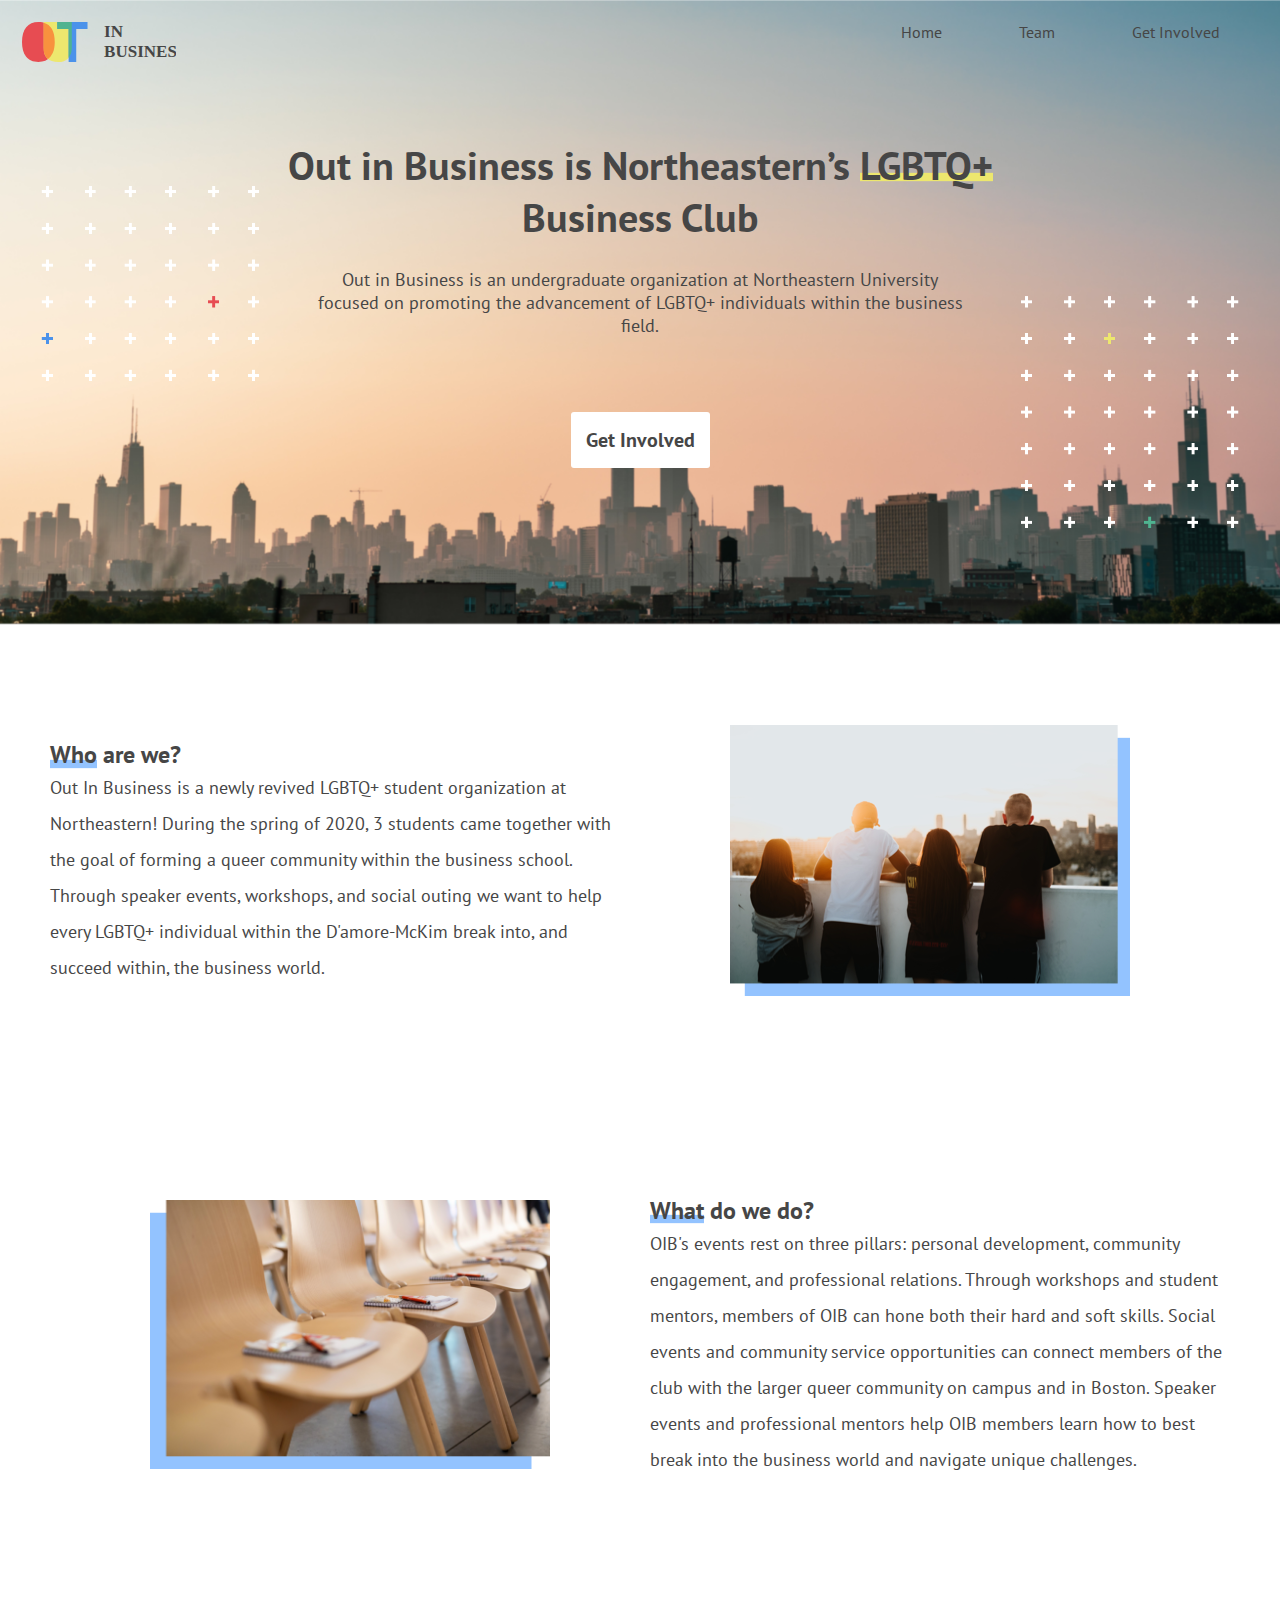
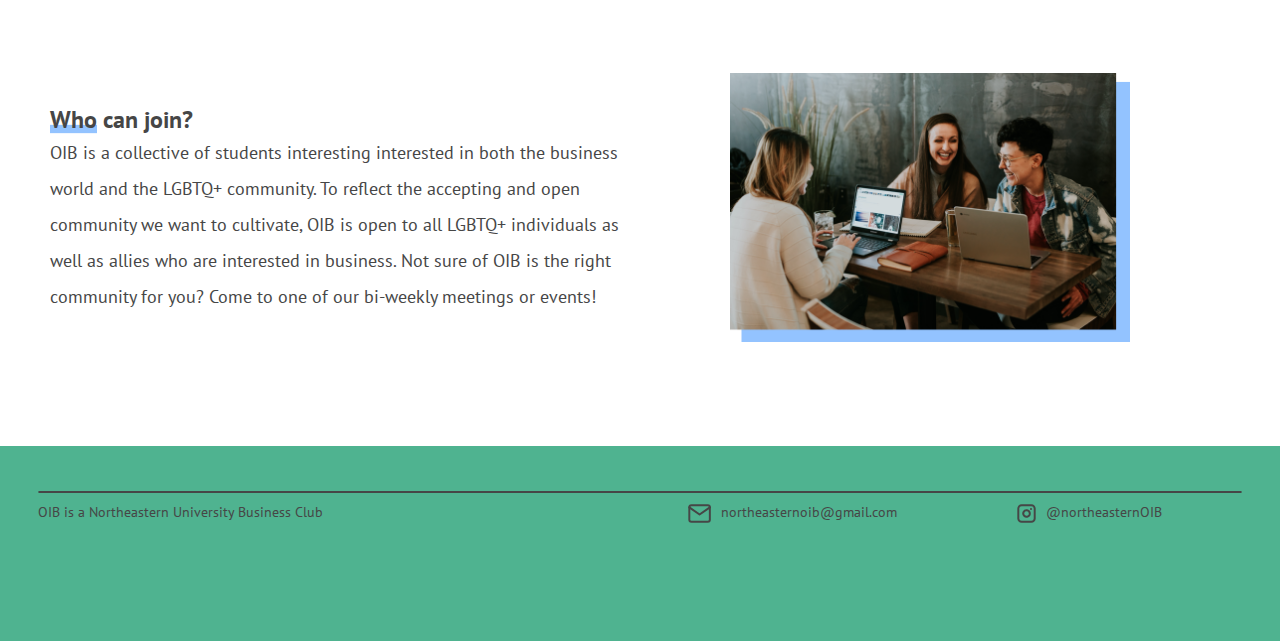
<file: index.html>
<!DOCTYPE html>
<html lang="en"> 
  <head>
    <meta charset="UTF-8" />
    <title>Out In Business - Northeastern University</title>
    <!-- Google font link -->
    <link
      href="https://fonts.googleapis.com/css2?family=PT+Sans"
      rel="stylesheet"
    />

    <link rel="stylesheet" type="text/css" href="styles.css" />
    <meta name="viewport" content="width=device-width, initial-scale=1"> 
  </head>

  <main>
    <div class="landing" >
      <!--Page Header-->
      <header>
        <div class="header-logo-container">
          <img class="header-logo" src="assets/Logo.svg" alt="O.I.B.s Logo" />
        </div>
        <nav>
          <div class="div-with-links">
            <ul class="nav-links">
              <li><a href="index.html">Home</a></li>
              <li><a href="Team.html">Team</a></li>
              <li><a href="getInvolved.html">Get Involved</a></li>
            </ul>
          </div>
        </nav>
      </header>

      <!--Landing Page-->
      <div class="landing-text">
        <h1 class="main-header">
          Out in Business is Northeastern’s
          <span class="underline-yellow">LGBTQ+</span> Business Club
        </h1>
        <p class="description-landing-text"> 
          Out in Business is an undergraduate organization at
          Northeastern University focused on promoting the advancement of
          LGBTQ+ individuals within the business field.
        </p>
        <a href="getInvolved.html"><button class="button">Get Involved</button></a>
      </div>
    </div>
    <div class="body">
      <div class="body1">
        <div class="half-width">
          <h2><span class="underline-blue">Who</span> are we?</h2>
          <p class="this">
            Out In Business is a newly revived LGBTQ+ student organization at Northeastern! During the spring of 2020, 3 students came together with the goal of forming a queer community within the business school. Through speaker events, workshops, and social outing we want to help every LGBTQ+ individual within the D'amore-McKim break into, and succeed within, the business world. 
          </p>
        </div>
        <div class="center">
          <img src="assets/people.png" alt="Students Hanging Out" />
        </div>
      </div>
      <div class="body2">
        <div class="center">
          <img src="assets/chairs.png" alt="chairs at event" />
        </div>
        <div class="half-width">
          <h2><span class="underline-blue">What</span> do we do?</h2>
          <p class="this">
            OIB's events rest on three pillars: personal development, community engagement, and professional relations. Through workshops and student mentors, members of OIB can hone both their hard and soft skills. Social events and community service opportunities can connect members of the club with the larger queer community on campus and in Boston. Speaker events and professional mentors help OIB members learn how to best break into the business world and navigate unique challenges. 
          </p>
        </div>
      </div>
      <div class="body1">
        <div class="half-width">
          <h2><span class="underline-blue">Who</span> can join?</h2>
          <p class="this">
            OIB is a collective of students interesting interested in both the business world and the LGBTQ+ community. To reflect the accepting and open community we want to cultivate, OIB is open to all LGBTQ+ individuals as well as allies who are interested in business. Not sure of OIB is the right community for you? Come to one of our bi-weekly meetings or events!
          </p>
        </div>
        <div class="center">
          <img src="assets/friends.png" alt="Students Hanging Out" />
        </div>
      </div>
    </div>
    <footer class="green-background">
      <hr>
      <div class="footer-links">
        <ul >
          <li>OIB is a Northeastern University Business Club</li>
          <ul class="this-list">
            <li><img src="assets/mail.svg">northeasternoib@gmail.com</li>
            <li><a href="https://www.instagram.com/northeasternoib/" target="_blank"><img src="assets/instagram.svg">@northeasternOIB</a></li>
          </ul>
        </ul> 
      </div>
    </footer>
  </main>
</html>
</file>
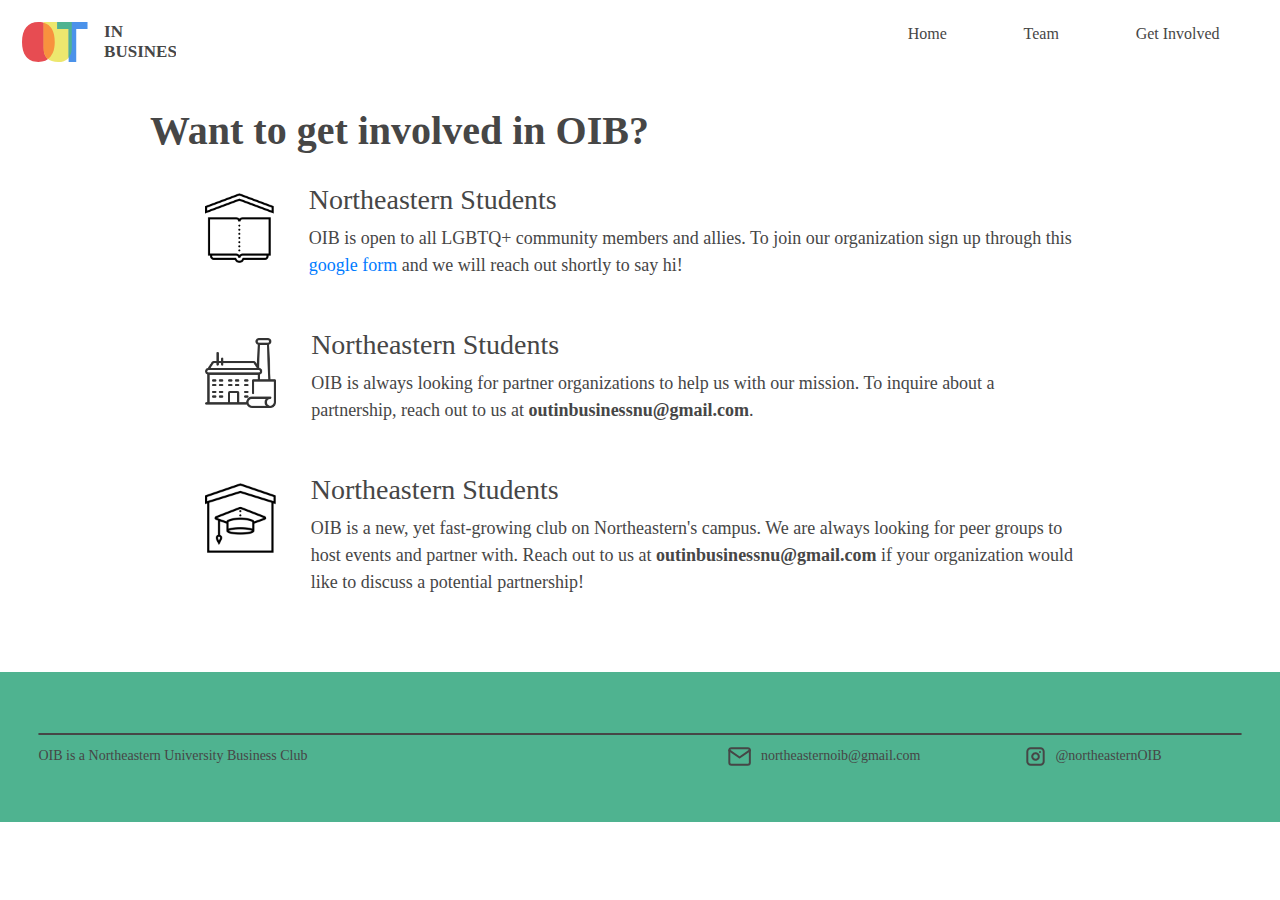
<file: getInvolved.html>
<!DOCTYPE html>
<html lang="en">
  <head>
    <meta charset="UTF-8" />
    <title>Out In Business - Northeastern University</title>
    <!-- Google font link -->
    <link
      href="https://fonts.googleapis.com/css?family=Roboto+Slab"
      rel="stylesheet"
    />
    <!-- Bootstrap is a framework for styling that I use a -->
    <link
      rel="stylesheet"
      type="text/css"
      href="https://stackpath.bootstrapcdn.com/bootstrap/4.1.3/css/bootstrap.min.css"
    />
    <link rel="stylesheet" type="text/css" href="styles.css" />
  </head>

  <main>
    <header>
      <div class="header-logo-container">
        <img class="header-logo" src="assets/Logo.svg" alt="O.I.B.s Logo" />
      </div>
      <nav>
        <div class="div-with-links">
          <ul class="nav-links">
            <li><a href="index.html">Home</a></li>
            <li><a href="Team.html">Team</a></li>
            <li><a href="getInvolved.html">Get Involved</a></li>
          </ul>
        </div>
      </nav>
    </header>
    <div class="get-involved-body">
        <div>
            <h1>Want to get involved in OIB?</h1>
        </div>
        <div class="join-us">
            <div class="involved-section">
                <div class="involved-section-image">
                    <img src="assets/icons8-school.png" alt="school icon" height="70px" width="auto">
                </div>
                <div>
                  <h3>Northeastern Students</h3>
                  <p>OIB is open to all LGBTQ+ community members and allies. To join our organization sign up through this <a href="https://docs.google.com/forms/d/e/1FAIpQLSeCAb7QZ_7ah2YMY5xoArXc7gNqNJCfiDDAc0cYxVxiUz6D7g/viewform" target="_blank">google form</a> and we will reach out shortly to say hi!</p>
                </div>
            </div>
            <div class="involved-section">
                <div class="involved-section-image">
                    <img src="assets/icons8-enterprise-resource-planning.png" alt="school icon" height="70px" width="auto">
                </div>
                <div>
                  <h3>Northeastern Students</h3>
                  <p>OIB is always looking for partner organizations to help us with our mission. To inquire about a partnership, reach out to us at <span class="bold">outinbusinessnu@gmail.com</span>. </p>
                </div>
            </div>
            <div class="involved-section">
                <div class="involved-section-image">
                    <img src="assets/icons8-student-center.png" alt="school icon" height="70px" width="auto">
                </div>
                <div>
                  <h3>Northeastern Students</h3>
                  <p>OIB is a new, yet fast-growing club on Northeastern's campus. We are always looking for peer groups to host events and partner with. Reach out to us at <span class="bold">outinbusinessnu@gmail.com</span> if your organization would like to discuss a potential partnership!</p>
                </div>
            </div>
        </div>
    </div>
  </main>
  <footer class="green-background">
    <hr>
    <div class="footer-links">
      <ul >
        <li>OIB is a Northeastern University Business Club</li>
        <ul class="this-list">
          <li><img src="assets/mail.svg">northeasternoib@gmail.com</li>
          <li><a href="https://www.instagram.com/northeasternoib/" target="_blank"><img src="assets/instagram.svg">@northeasternOIB</a></li>
        </ul>
      </ul> 
    </div>
  </footer>
</html>
</file>
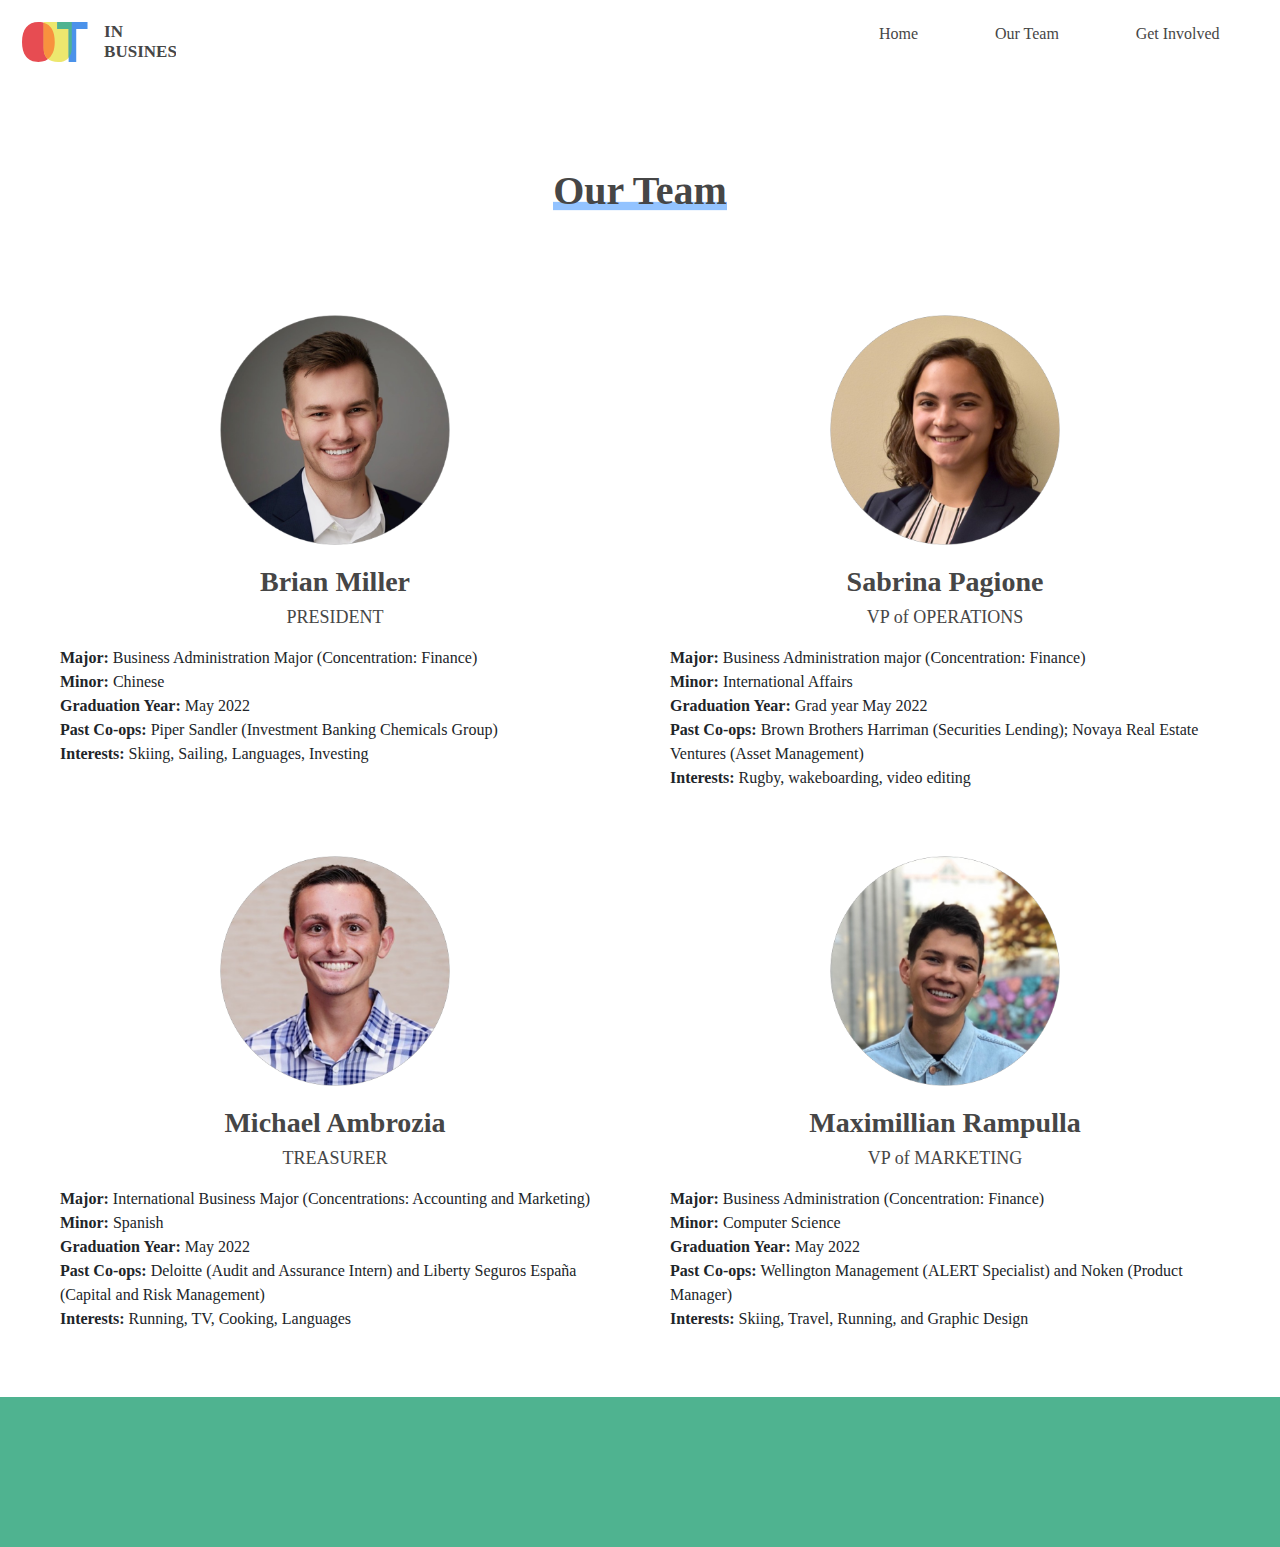
<file: ourTeam.html>
<!DOCTYPE html>
<html lang="en">
  <head>
    <meta charset="UTF-8" />
    <title>Out In Business - Northeastern University</title>
    <!-- Google font link -->
    <link
      href="https://fonts.googleapis.com/css?family=Roboto+Slab"
      rel="stylesheet"
    />
    <!-- Bootstrap is a framework for styling that I use a -->
    <link
      rel="stylesheet"
      type="text/css"
      href="https://stackpath.bootstrapcdn.com/bootstrap/4.1.3/css/bootstrap.min.css"
    />
    <link rel="stylesheet" type="text/css" href="styles.css" />
  </head>

  <main>
    <header>
      <div class="header-logo-container">
        <img class="header-logo" src="assets/Logo.svg" alt="O.I.B.s Logo" />
      </div>
      <nav>
        <div class="div-with-links">
          <ul class="nav-links">
            <li><a href="index.html">Home</a></li>
            <li><a href="ourTeam.html">Our Team</a></li>
            <li><a href="getInvolved.html">Get Involved</a></li>
          </ul>
        </div>
      </nav>
    </header>
    <div>
      <div class="center">
        <h1><span class="underline-blue">Our Team</span></h1>
      </div>
    </div>
    <div class="row1">
        <div class="profile">
            <div class="profile-image">
                <img src="assets/BrianProfile.png" alt="Brian Profile">
            </div>
            <h3 class="bold">Brian Miller</h3>
            <h4>PRESIDENT</h4>
            <ul class="bio">
              <li><span class="bold">Major:</span> Business Administration Major (Concentration: Finance)</li>
              <li><span class="bold">Minor:</span> Chinese</li>
              <li><span class="bold">Graduation Year:</span> May 2022</li>
              <li><span class="bold">Past Co-ops:</span> Piper Sandler (Investment Banking Chemicals Group)</li>
              <li><span class="bold">Interests:</span> Skiing, Sailing, Languages, Investing</li>
            </ul>
        </div>
        <div class="profile">
            <div class="profile-image">
                <img src="assets/SabrinaProfile.png" alt="Sabrina Profile">
            </div>
            <h3 class="bold">Sabrina Pagione</h3>
            <h4>VP of OPERATIONS</h4>
            <ul class="bio">
              <li><span class="bold">Major:</span> Business Administration major (Concentration: Finance)</li>
              <li><span class="bold">Minor:</span> International Affairs</li>
              <li><span class="bold">Graduation Year:</span> Grad year May 2022</li>
              <li><span class="bold">Past Co-ops:</span> Brown Brothers Harriman (Securities Lending); Novaya Real Estate Ventures (Asset Management)</li>
              <li><span class="bold">Interests:</span> Rugby, wakeboarding, video editing</li>
            </ul>
        </div>
    </div>
    <div class="row1">
      <div class="profile">
          <div class="profile-image">
              <img src="assets/MichaelProfile.png" alt="Michael Profile">
          </div>
          <h3 class="bold">Michael Ambrozia</h3>
          <h4>TREASURER</h4>
          <ul class="bio">
            <li><span class="bold">Major: </span> International Business Major (Concentrations: Accounting and Marketing)</li>
            <li><span class="bold">Minor:</span> Spanish</li>
            <li><span class="bold">Graduation Year:</span> May 2022</li>
            <li><span class="bold">Past Co-ops:</span> Deloitte (Audit and Assurance Intern) and Liberty Seguros España (Capital and Risk Management)</li>
            <li><span class="bold">Interests:</span> Running, TV, Cooking, Languages</li>
          </ul>
      </div>
      <div class="profile">
          <div class="profile-image">
              <img src="assets/MaxProfile.png" alt="Max Profile">
          </div>
          <h3 class="bold">Maximillian Rampulla</h3>
          <h4>VP of MARKETING</h4>
          <ul class="bio">
            <li><span class="bold">Major:</span> Business Administration (Concentration: Finance)</li>
            <li><span class="bold">Minor:</span> Computer Science</li>
            <li><span class="bold">Graduation Year:</span> May 2022</li>
            <li><span class="bold">Past Co-ops:</span> Wellington Management (ALERT Specialist) and Noken (Product Manager)</li>
            <li><span class="bold">Interests:</span> Skiing, Travel, Running, and Graphic Design</li>
          </ul>
      </div>
  </div>
  </main>
  <footer class="green-background"></footer>
</html>
</file>
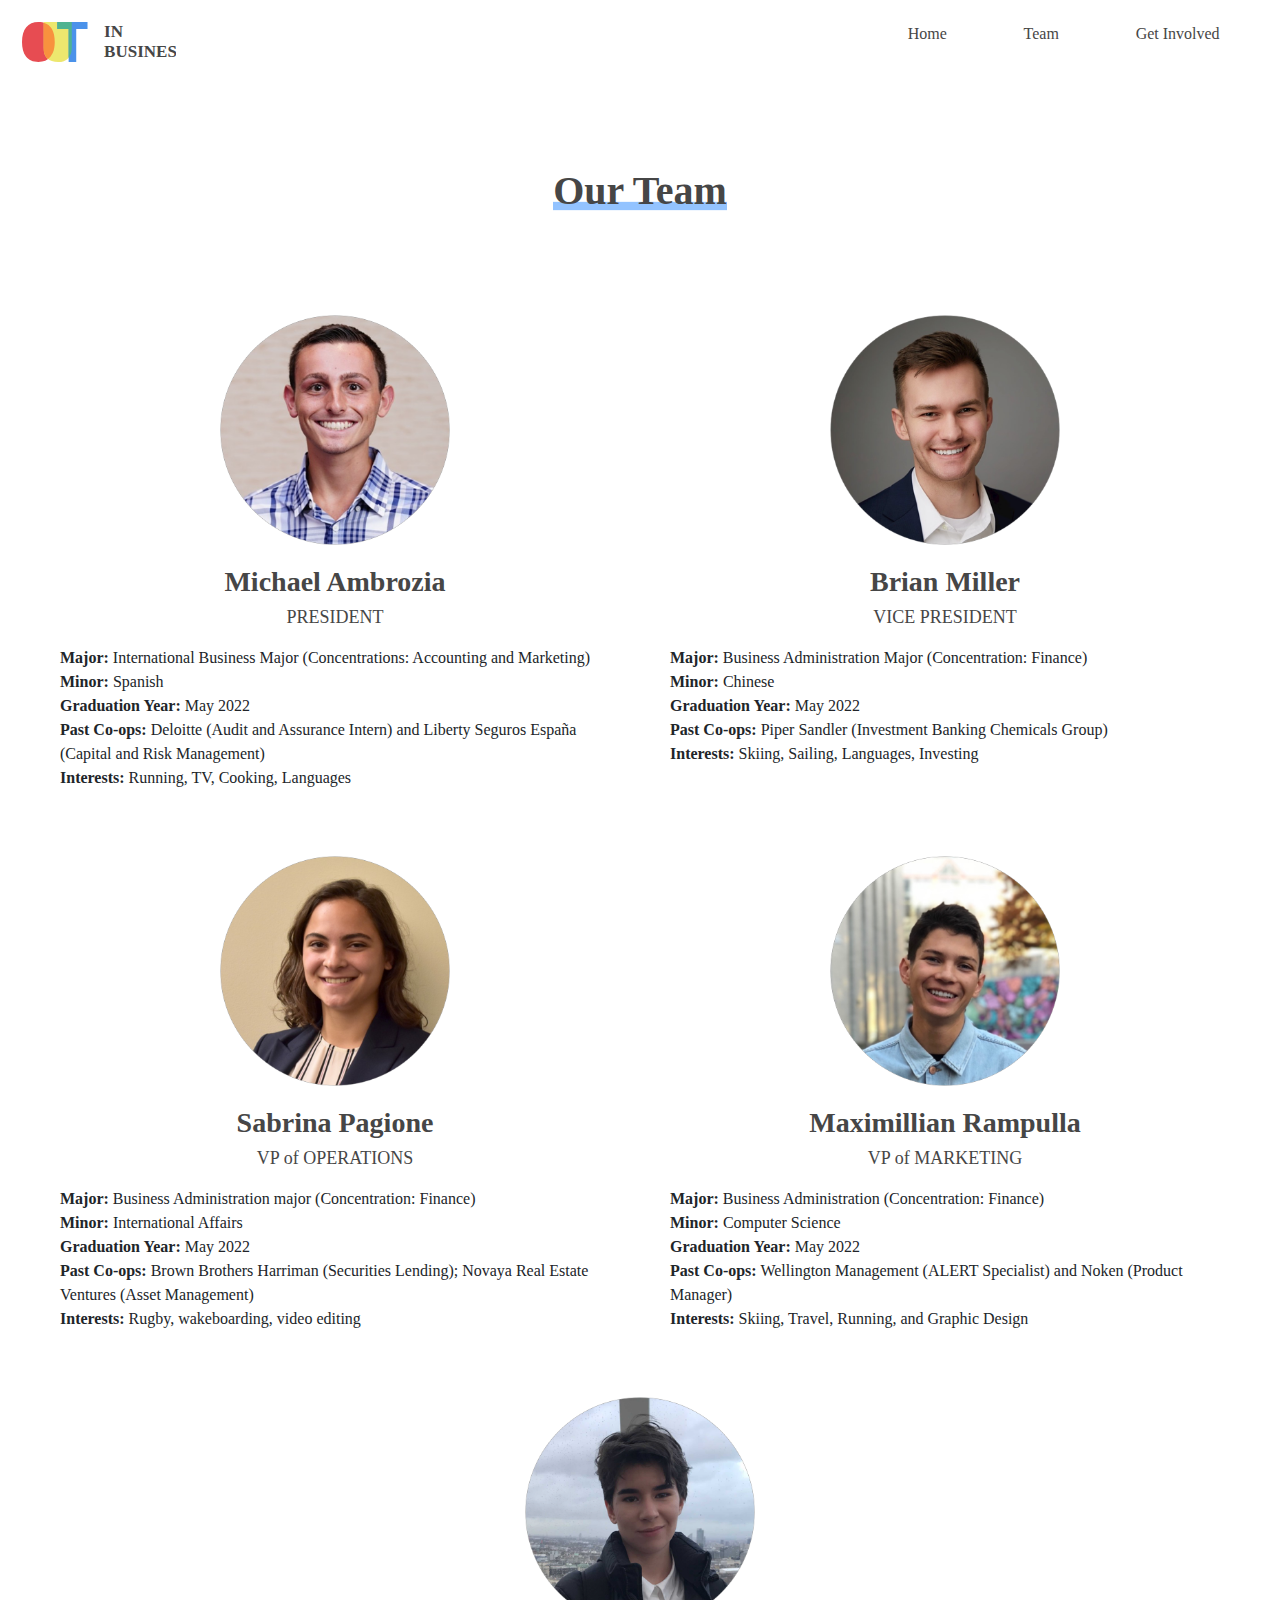
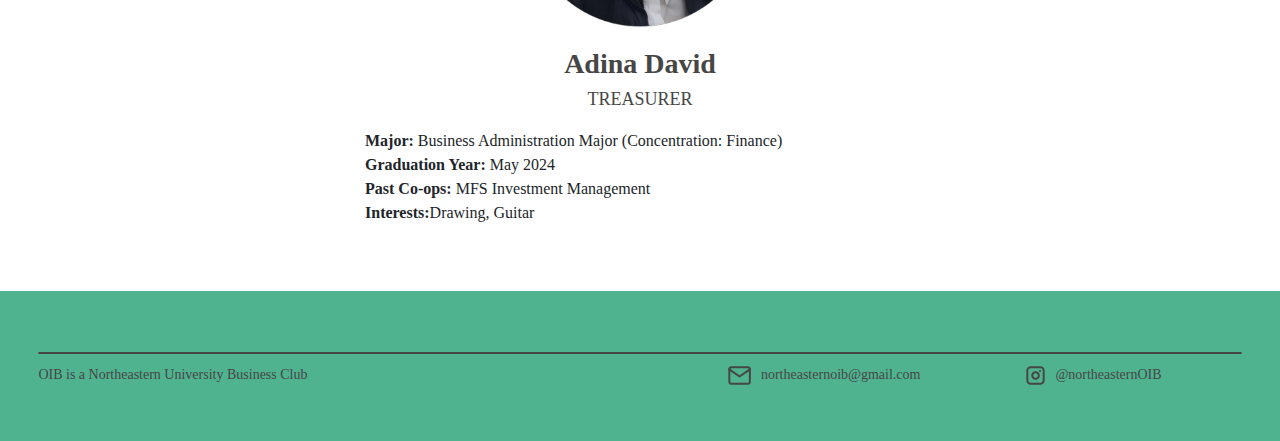
<file: Team.html>
<!DOCTYPE html>
<html lang="en">
  <head>
    <meta charset="UTF-8" />
    <title>Out In Business - Northeastern University</title>
    <!-- Google font link -->
    <link
      href="https://fonts.googleapis.com/css?family=Roboto+Slab"
      rel="stylesheet"
    />
    <!-- Bootstrap is a framework for styling that I use a -->
    <link
      rel="stylesheet"
      type="text/css"
      href="https://stackpath.bootstrapcdn.com/bootstrap/4.1.3/css/bootstrap.min.css"
    />
    <link rel="stylesheet" type="text/css" href="styles.css" />
  </head>

  <main>
    <header>
      <div class="header-logo-container">
        <img class="header-logo" src="assets/Logo.svg" alt="O.I.B.s Logo" />
      </div>
      <nav>
        <div class="div-with-links">
          <ul class="nav-links">
            <li><a href="index.html">Home</a></li>
            <li><a href="Team.html">Team</a></li>
            <li><a href="getInvolved.html">Get Involved</a></li>
          </ul>
        </div>
      </nav>
    </header>
    <div>
      <div class="center">
        <h1><span class="underline-blue">Our Team</span></h1>
      </div>
    </div>
    <div class="row1">
      <div class="profile">
        <div class="profile-image">
            <img src="assets/MichaelProfile.png" alt="Michael Profile">
        </div>
        <h3 class="bold">Michael Ambrozia</h3>
        <h4>PRESIDENT</h4>
        <ul class="bio">
          <li><span class="bold">Major: </span> International Business Major (Concentrations: Accounting and Marketing)</li>
          <li><span class="bold">Minor:</span> Spanish</li>
          <li><span class="bold">Graduation Year:</span> May 2022</li>
          <li><span class="bold">Past Co-ops:</span> Deloitte (Audit and Assurance Intern) and Liberty Seguros España (Capital and Risk Management)</li>
          <li><span class="bold">Interests:</span> Running, TV, Cooking, Languages</li>
        </ul>
      </div>
      <div class="profile">
          <div class="profile-image">
              <img src="assets/BrianProfile.png" alt="Brian Profile">
          </div>
          <h3 class="bold">Brian Miller</h3>
          <h4>VICE PRESIDENT</h4>
          <ul class="bio">
            <li><span class="bold">Major:</span> Business Administration Major (Concentration: Finance)</li>
            <li><span class="bold">Minor:</span> Chinese</li>
            <li><span class="bold">Graduation Year:</span> May 2022</li>
            <li><span class="bold">Past Co-ops:</span> Piper Sandler (Investment Banking Chemicals Group)</li>
            <li><span class="bold">Interests:</span> Skiing, Sailing, Languages, Investing</li>
          </ul>
      </div>
    </div>
    <div class="row1">
      <div class="profile">
        <div class="profile-image">
            <img src="assets/SabrinaProfile.png" alt="Sabrina Profile">
        </div>
        <h3 class="bold">Sabrina Pagione</h3>
        <h4>VP of OPERATIONS</h4>
        <ul class="bio">
          <li><span class="bold">Major:</span> Business Administration major (Concentration: Finance)</li>
          <li><span class="bold">Minor:</span> International Affairs</li>
          <li><span class="bold">Graduation Year:</span> May 2022</li>
          <li><span class="bold">Past Co-ops:</span> Brown Brothers Harriman (Securities Lending); Novaya Real Estate Ventures (Asset Management)</li>
          <li><span class="bold">Interests:</span> Rugby, wakeboarding, video editing</li>
        </ul>
      </div>
      <div class="profile">
          <div class="profile-image">
              <img src="assets/MaxProfile.png" alt="Max Profile">
          </div>
          <h3 class="bold">Maximillian Rampulla</h3>
          <h4>VP of MARKETING</h4>
          <ul class="bio">
            <li><span class="bold">Major:</span> Business Administration (Concentration: Finance)</li>
            <li><span class="bold">Minor:</span> Computer Science</li>
            <li><span class="bold">Graduation Year:</span> May 2022</li>
            <li><span class="bold">Past Co-ops:</span> Wellington Management (ALERT Specialist) and Noken (Product Manager)</li>
            <li><span class="bold">Interests:</span> Skiing, Travel, Running, and Graphic Design</li>
          </ul>
      </div>
  </div>
  <div class="row1">
    <div class="profile">
      <div class="profile-image">
          <img src="assets/AdinaProfile.png" alt="Adina Profile">
      </div>
      <h3 class="bold">Adina David</h3>
      <h4>TREASURER</h4>
      <ul class="bio">
        <li><span class="bold">Major:</span> Business Administration Major (Concentration: Finance)</li>
        <li><span class="bold">Graduation Year:</span> May 2024</li>
        <li><span class="bold">Past Co-ops:</span> MFS Investment Management </li>
        <li><span class="bold">Interests:</span>Drawing, Guitar</li>
      </ul>
  </div>
  </div>
  </main>
  <footer class="green-background">
    <hr>
    <div class="footer-links">
      <ul >
        <li>OIB is a Northeastern University Business Club</li>
        <ul class="this-list">
          <li><img src="assets/mail.svg">northeasternoib@gmail.com</li>
          <li><a href="https://www.instagram.com/northeasternoib/" target="_blank"><img src="assets/instagram.svg">@northeasternOIB</a></li>
        </ul>
      </ul> 
    </div>
  </footer>
</html>
</file>
<file: styles.css>
* {
  margin: 0;
}

h1 {
  font-family: "PT Sans", serif;
  font-weight: bold;
  color: #464646;
  font-size: 40px;
}

h2 {
  font-family: "PT Sans", serif;
  font-weight: bold;
  color: #464646;
}

h3 {
  font-family: "PT Sans", serif;
  color: #464646;
}

h4 {
  font-family: "PT Sans", serif;
  font-size: 18px;
  color: #464646;
}

p {
  font-family: "PT Sans", serif;
  font-size: 18px;
  color: #464646;
}

.bold {
  font-weight: bold;
}

/*Header wwhich appears at the top of every page*/
header {
  display: flex;
  flex-direction: row;
  justify-content: space-between;
  height: 45px;
  margin: 22px;
  opacity: 100%;
}

/* List of Links in Nav */
.nav-links {
  display: flex;
  flex-direction: row;
  list-style-type: none;
  font-family: "PT Sans", serif;
  font-size: 16px;
  padding: 0;
  align-items: center;
  text-decoration: none;
}

.nav-links li a {
  text-decoration: none;
}

.nav-links li a:hover{
  background-repeat: repeat-x;
  background-image: url(assets/Highlight_Yellow.svg);
  background-position: 0 0.82em;
  background-size: 75px 10px;
}

hr {
  border: 1px solid #464646;
  border-radius: 5px;
  margin-bottom: 10px;
}

.footer-links {
  display: flex;
  flex-direction: column;
}

.footer-links ul {
  display: flex;
  flex-direction: row;
  list-style: none;
  margin: 0;
  padding-right: 40px;
  padding-left: 0;
  justify-content: space-between;
  height: 50px;
}

.this-list {
  display: flex;
  width: 37vw;
  flex-direction: column;
  list-style: none;
  margin: 0;
  padding-left: 0;
  justify-content: space-between;
}

.this-list img{
  height: 19px;
  padding-right: 10px;
  vertical-align: middle
}

.this-list a {
  text-decoration: none;
  color: #464646;
}

.this-list a:hover {
  text-decoration: underline;
  color: #464646;

}

.footer-links ul li {
  font-family: "PT Sans", serif;
  font-size: 14px;
  color: #464646;
}

.bio {
  display: flex;
  flex-direction: column;
  list-style-type: none;
  font-family: "PT Sans", serif;
  font-size: 12;
  padding: 0;
  align-items: left;
  width: 550px;
  padding-top: 10px;
}

.bold {
  font-weight: bold;
}

.nav-links a {
  margin: 3vw;
  align-items: center;
  color: #464646;
}

/*header Logo*/
.header-logo {
  height: 40px;
  width: auto;
}

@media screen and (max-width: 400px){
  .header-logo {
    content:url("assets/short_logo.png");
  }
}

.div-with-links {
  align-items: center;
}

.landing {
  display: flex;
  flex-direction: column;
  background-position: bottom;
  background-image: url(assets/landing.png);
  background-size: cover;
  height: 625px;
  background-repeat: no-repeat;
  text-align: center;
}

.landing-text {
  display: flex;
  flex-direction: column;
  align-items: center;
  padding-top: 50px;
}

.description-landing-text {
  padding-top: 10px;
  width: 650px;
}

.underline-yellow {
  background-repeat: repeat-x;
  background-image: url(assets/Highlight_Yellow.svg);
  background-position: 0 0.82em;
  background-size: 100px 10px;
}

.underline-blue {
  background-repeat: repeat-x;
  background-image: url(assets/Highlight_Blue.svg);
  background-position: 0 0.82em;
  background-size: 100px 10px;
}

.button {
  background-color: #ffffff;
  border-radius: 3px;
  cursor: pointer;
  color: #464646;
  font-family: "PT Sans", serif;
  font-size: 20px;
  padding: 15px 15px;
  text-decoration: none;
  border: none;
  font-weight: 550;
  margin-top: 75px;
}

.body1 {
  display: flex;
  flex-direction: row;
  align-items: center;
  justify-content: space-around;
  padding-left: 50px;
  padding-right: 50px;
}

.body2 {
  display: flex;
  flex-direction: row;
  align-items: center;
  justify-content: space-around;
  padding-left: 50px;
  padding-right: 50px;
}

.body1 img {
  width: 400px;
}

.body2 img {
  width: 400px;
}

.half-width {
  width: 50%;
}

.green-background {
  display: flex;
  flex-direction: column;
  background-color: #4FB390;
  padding-top: 45px;
  padding-left: 3vw;
  padding-right: 3vw;
  height: 150px;
}

.center {
  text-align: center;
  margin: 100px;
}

.profile-image img {
  height: 250px;
  padding-bottom: 20px;
}

.profile {
  display: flex;
  flex-direction: column;
  align-items: center;
  padding-bottom: 50px;
}

.row1 {
  display: flex;
  justify-content: space-evenly;
}

.get-involved-body {
  display: flex;
  flex-direction: column;
  margin-left: 150px;
  margin-right: 150px;
  margin-top: 40px;
  margin-bottom: 40px;
}

.involved-section {
  display: flex;
  flex-direction: row;
  margin: 20px;
}

.involved-section-image {
  padding-bottom: 45px;
  padding-top: 10px;
  padding-right: 35px;
}

.join-us {
  margin-left: 35px;
  margin-right: 35px;
}

.this {
  font-size: 18px;
  line-height: 2;
}

.main-header{
  width: 800px;
  padding-bottom: 15px;
}

@media screen and (max-width: 1000px) { 
  .body1 {
    display: flex;
    flex-direction: column;
    align-items: center;
    justify-content: space-around;
    padding-left: 5px;
    padding-right: 5px;
  }

  .footer-links ul {
    flex-direction: column;
  }

  .this-list {
    padding-top: 20px;
  }

  .this-list li {
    width: 250px;
  }

  .body1 img {
    width: 70vw;
  }

  .body2 {
    display: flex;
    flex-direction: column;
    align-items: center;
    justify-content: space-around;
    padding-left: 5px;
    padding-right: 5px;
  }

  .body2 img {
    width: 70vw;
  }

  .description-landing-text {
    padding-top: 30px;
    padding-left: 20px;
    padding-right: 20px;
    width: auto;
  }

.nav-links li a {
    text-decoration: none;
}

.header-logo {
    height: 25px;
    width: auto;
  }

  .main-header{
    width: 80vw;
    font-size: 30px;
    padding-bottom: 40px;
  }

  .landing-text {
    display: flex;
    flex-direction: column;
    align-items: center;
    padding-top: 10px;
  }

  .half-width {
    width: 80%;
    padding-top: 30px;
  }

  .body1 img {
    width: 80vw;
  }
}
</file>
